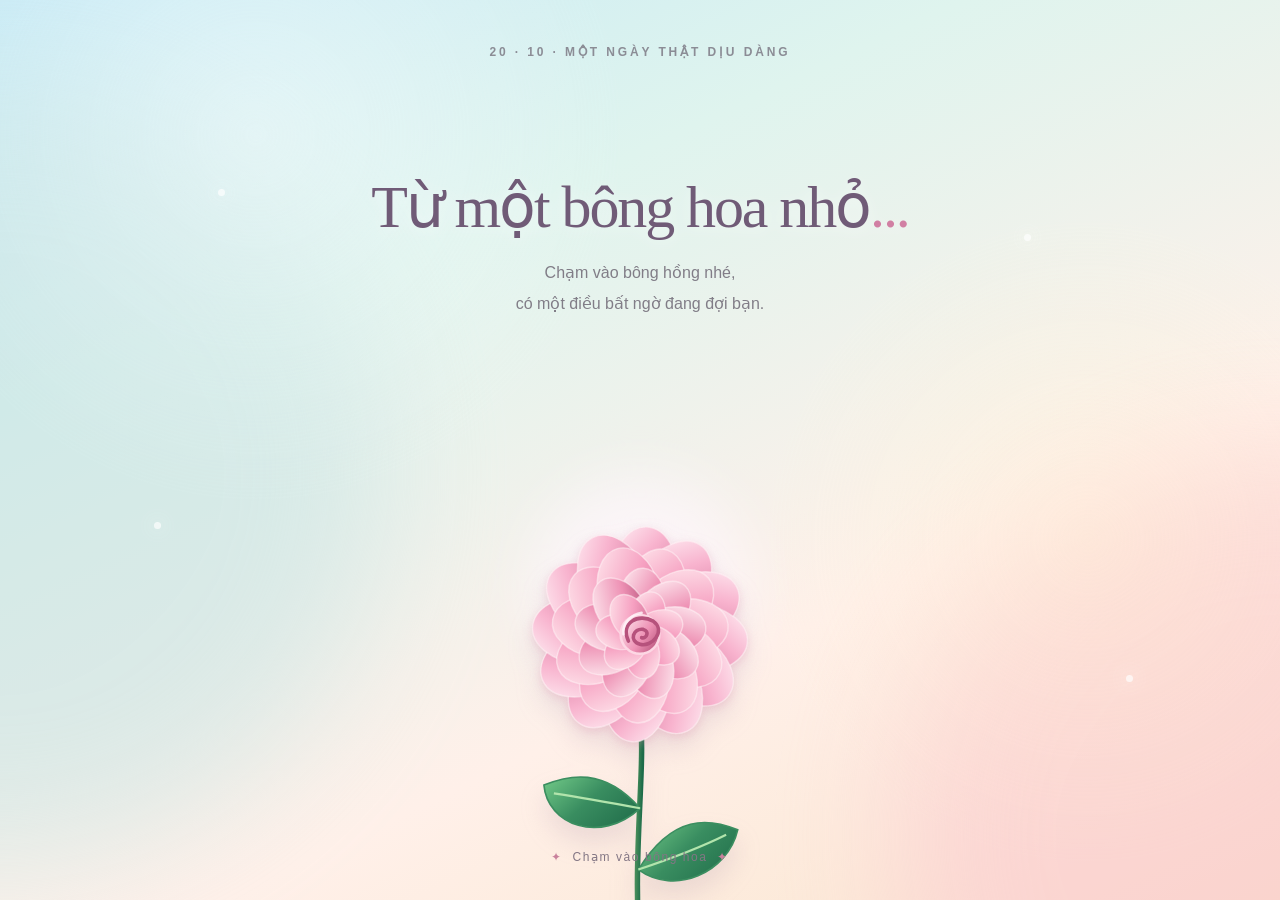
<file: index.html>
<!DOCTYPE html>
<html lang="vi">
<head>
  <meta charset="UTF-8" />
  <meta name="viewport" content="width=device-width, initial-scale=1, viewport-fit=cover" />
  <meta name="theme-color" content="#d9eff1" />
  <meta name="description" content="Một bông hoa nhỏ, một khu vườn thương và lời chúc 20/10 dành cho bạn." />
  <title>Một vườn hoa dành tặng bạn 🌷</title>
  <link rel="stylesheet" href="style.css" />
  <script src="script.js" defer></script>
</head>
<body>
  <div class="backdrop" aria-hidden="true">
    <span class="glow glow--left"></span><span class="glow glow--right"></span>
    <span class="sparkle sparkle--1"></span><span class="sparkle sparkle--2"></span>
    <span class="sparkle sparkle--3"></span><span class="sparkle sparkle--4"></span>
  </div>

  <main class="scene" id="scene">
    <p class="overline" id="overline">20 · 10 · Một ngày thật dịu dàng</p>
    <div class="intro" id="intro">
      <h1>Từ một bông hoa nhỏ<span class="ellipsis">...</span></h1>
      <p>Chạm vào bông hồng nhé,<br />có một điều bất ngờ đang đợi bạn.</p>
    </div>

    <button class="first-rose" id="firstRose" type="button" aria-label="Chạm để mở khu vườn hoa và bức thư" title="Chạm vào bông hoa">
      <span class="first-rose__art" id="firstRoseArt" aria-hidden="true"></span>
      <span class="first-rose__halo" aria-hidden="true"></span>
    </button>
    <p class="tap-hint" id="tapHint"><span aria-hidden="true">✦</span> Chạm vào bông hoa <span aria-hidden="true">✦</span></p>
    <div class="garden" id="garden" aria-hidden="true"></div>
    <div class="falling-petals" id="fallingPetals" aria-hidden="true"></div>

    <p class="garden-quote" id="gardenQuote" aria-hidden="true">Từ một bông hoa, cả khu vườn đang thức giấc...</p>
  </main>

  <section class="letter-overlay" id="letterOverlay" role="dialog" aria-label="Thư chúc mừng ngày 20 tháng 10" aria-modal="true" aria-hidden="true">
    <button class="envelope" id="envelope" type="button" aria-label="Mở bức thư">
      <span class="envelope__back"></span>
      <span class="envelope__flap"></span>
      <span class="envelope__front"></span>
      <span class="envelope__seal">♥</span>
      <span class="envelope__note">Có thư gửi bạn!</span>
    </button>

    <article class="letter" id="letter" aria-hidden="true">
      <span class="letter__corner letter__corner--left" aria-hidden="true">✿</span>
      <span class="letter__corner letter__corner--right" aria-hidden="true">✿</span>
      <div class="letter__stamp" aria-hidden="true">💌</div>
      <p class="letter__eyebrow">MỘT LỜI CHÚC NHỎ · 20/10</p>
      <h2 id="letterTitle">Gửi bạn, cô gái tuyệt vời!</h2>
      <div class="letter__divider"><span>♡</span></div>
      <p class="letter__message" id="letterMessage">Chúc bạn ngày 20/10 thật vui vẻ, luôn xinh đẹp, rạng rỡ và được yêu thương theo cách mà bạn xứng đáng. Mong mỗi ngày của bạn đều có những niềm vui nho nhỏ, những nụ cười thật tươi và thật nhiều điều tốt đẹp ghé thăm! 🌷</p>
      <p class="letter__closing">Người gửi,</p>
      <p class="letter__signature" id="letterSignature">Duy Đạt - 1 người bạn cũ ♡</p>
      <button class="again-button" id="againButton" type="button">↻ Xem lại khu vườn</button>
    </article>
  </section>

  <noscript><p class="noscript">Trang web cần bật JavaScript để hoa nở và mở bức thư.</p></noscript>
</body>
</html>
</file>
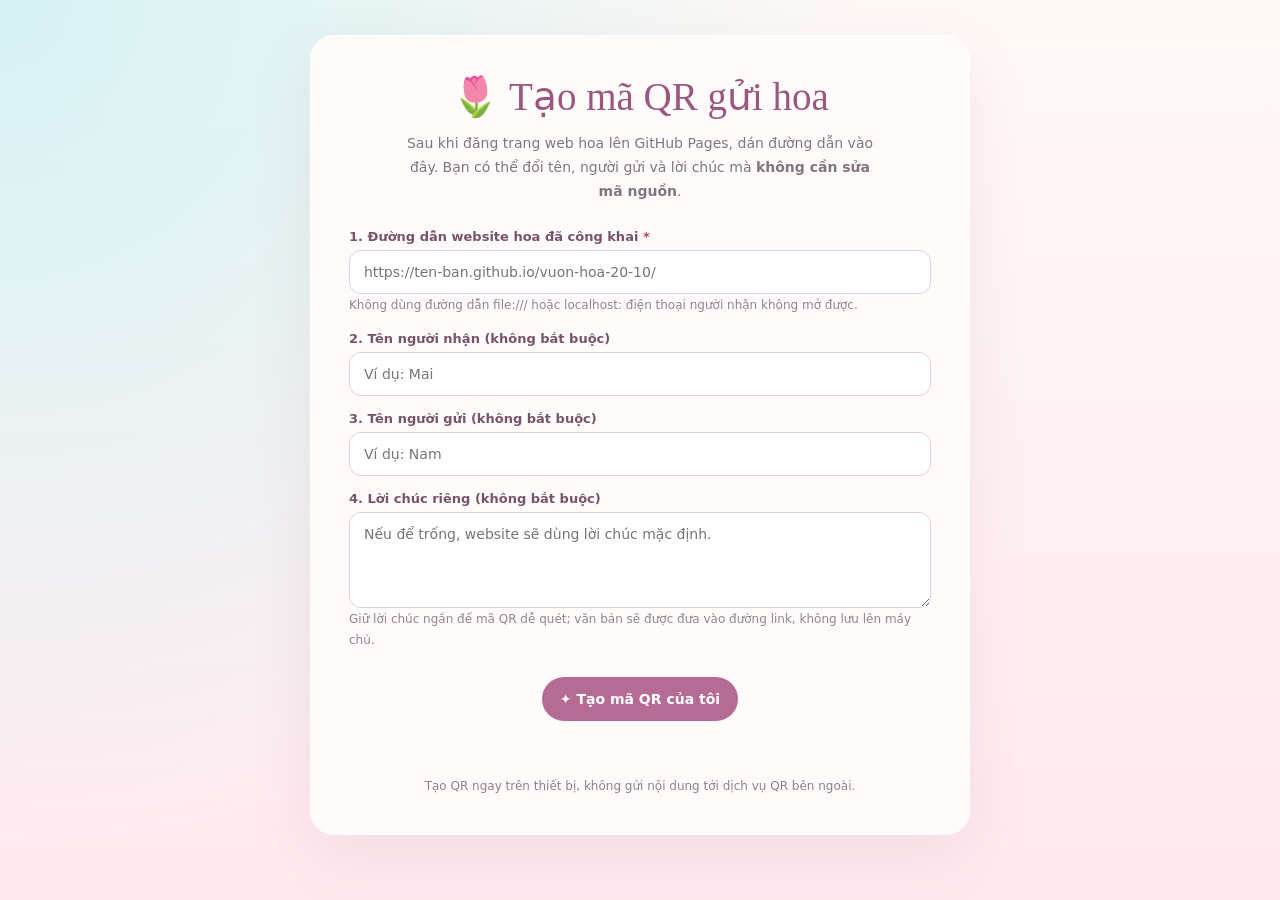
<file: tao-ma-qr.html>
<!DOCTYPE html>
<html lang="vi">
<head>
  <meta charset="UTF-8" />
  <meta name="viewport" content="width=device-width, initial-scale=1" />
  <title>Tạo mã QR cho khu vườn hoa 20/10</title>
  <style>
    :root{font-family:system-ui,-apple-system,"Segoe UI",sans-serif;background:#fff8f6;color:#543b51}
    *{box-sizing:border-box}
    body{margin:0;min-height:100vh;background:radial-gradient(circle at top left,#d5f1f3,transparent 55%),linear-gradient(#fff9f6,#ffe9ef);padding:35px 15px}
    .container{width:min(660px,100%);margin:auto;background:#fffcfbed;border:1px solid #fff;border-radius:24px;padding:clamp(20px,4vw,38px);box-shadow:0 20px 65px #79546b18}
    h1{text-align:center;font-family:Georgia,serif;font-size:clamp(27px,5vw,39px);font-weight:500;color:#9b5780;margin:0 0 12px}
    .subtitle{text-align:center;color:#827582;line-height:1.7;font-size:14px;margin:0 auto 26px;max-width:480px}
    label{display:block;margin:15px 0 6px;font-size:13px;font-weight:650;color:#775469}
    input,textarea{display:block;width:100%;font:inherit;font-size:14px;border:1px solid #edcbd9;background:white;border-radius:12px;padding:13px 14px;outline:0;color:#4e394d}
    input:focus,textarea:focus{border-color:#bc7ca4;box-shadow:0 0 0 3px #f5dfe9}
    textarea{min-height:96px;resize:vertical}
    .hint{font-size:12px;color:#94828e;line-height:1.7}
    button,.download{border:0;background:#b66b94;color:white;font:inherit;font-size:14px;font-weight:650;padding:14px 18px;border-radius:999px;cursor:pointer;text-align:center;text-decoration:none}
    button:hover,.download:hover{background:#9b4e78}
    button.secondary{background:#eec9da;color:#834c6c}
    .actions{display:flex;flex-wrap:wrap;gap:10px;justify-content:center;margin-top:26px}
    .result{display:none;border-top:1px solid #ecd6e0;margin-top:26px;padding-top:26px;text-align:center}
    .result.active{display:block}
    .result h2{font:500 25px Georgia,serif;color:#865872}
    #qrCanvas{display:block;max-width:100%;height:auto;background:white;border-radius:12px;margin:14px auto 20px;padding:10px;box-shadow:0 6px 18px #754a5815}
    #shareLink{word-break:break-all;font-size:12px;color:#856174;background:#fff4f8;padding:13px;border-radius:12px;text-align:left;margin-top:15px;user-select:all}
    .alert{font-size:13px;line-height:1.7;margin-top:15px;color:#ac446c;min-height:1.5em}
    .badge{display:inline-block;border-radius:99px;background:#edf7f2;color:#49826d;font-size:12px;padding:6px 13px;margin-top:12px}
    .foot{color:#907f8b;text-align:center;font-size:12px;margin:22px auto 0;line-height:1.6}
  </style>
</head>
<body>
  <main class="container">
    <h1>🌷 Tạo mã QR gửi hoa</h1>
    <p class="subtitle">Sau khi đăng trang web hoa lên GitHub Pages, dán đường dẫn vào đây. Bạn có thể đổi tên, người gửi và lời chúc mà <strong>không cần sửa mã nguồn</strong>.</p>
    <form id="qrForm">
      <label for="siteUrl">1. Đường dẫn website hoa đã công khai <span style="color:#bc4269">*</span></label>
      <input id="siteUrl" type="url" placeholder="https://ten-ban.github.io/vuon-hoa-20-10/" required />
      <span class="hint">Không dùng đường dẫn file:/// hoặc localhost: điện thoại người nhận không mở được.</span>
      <label for="recipient">2. Tên người nhận (không bắt buộc)</label>
      <input id="recipient" type="text" maxlength="70" placeholder="Ví dụ: Mai" />
      <label for="sender">3. Tên người gửi (không bắt buộc)</label>
      <input id="sender" type="text" maxlength="70" placeholder="Ví dụ: Nam" />
      <label for="message">4. Lời chúc riêng (không bắt buộc)</label>
      <textarea id="message" maxlength="350" placeholder="Nếu để trống, website sẽ dùng lời chúc mặc định."></textarea>
      <span class="hint">Giữ lời chúc ngắn để mã QR dễ quét; văn bản sẽ được đưa vào đường link, không lưu lên máy chủ.</span>
      <div class="actions"><button type="submit">✦ Tạo mã QR của tôi</button></div>
      <p id="error" class="alert" role="alert"></p>
    </form>
    <section class="result" id="result" aria-live="polite">
      <h2>Một khu vườn dành cho bạn ♡</h2>
      <span class="badge">QR đã sẵn sàng</span>
      <canvas id="qrCanvas" aria-label="Mã QR dẫn tới trang web hoa"></canvas>
      <div class="actions">
        <a class="download" id="downloadQR" download="ma-qr-hoa-20-10.png" href="#">↓ Tải ảnh QR</a>
        <button class="secondary" type="button" id="copyLink">Sao chép đường link</button>
      </div>
      <p class="hint">Nên thử quét bằng điện thoại khác trước khi gửi tặng.</p>
      <p id="shareLink"></p>
    </section>
    <p class="foot">Tạo QR ngay trên thiết bị, không gửi nội dung tới dịch vụ QR bên ngoài.</p>
  </main>
  <script src="qr-core.js"></script>
  <script>
    "use strict";
    const form = document.getElementById('qrForm');
    const canvas = document.getElementById('qrCanvas');
    const errorElement = document.getElementById('error');
    let generatedLink = '';
    // Can reuse the host site URL if the QR maker is also uploaded to GitHub Pages.
    if (location.protocol === 'https:' && !location.hostname.endsWith('localhost')) {
      document.getElementById('siteUrl').value = new URL('index.html', location.href).href;
    }
    form.addEventListener('submit', (event) => {
      event.preventDefault();
      errorElement.textContent = '';
      document.getElementById('result').classList.remove('active');
      try {
        const website = new URL(document.getElementById('siteUrl').value.trim());
        if (!['http:', 'https:'].includes(website.protocol) || website.hostname === 'localhost' || website.hostname === '127.0.0.1') {
          throw new Error('Bạn cần đường dẫn website thật trên Internet, không phải localhost.');
        }
        website.hash = '';
        for (const key of ['ten','tu','loi']) website.searchParams.delete(key);
        const ten = document.getElementById('recipient').value.trim();
        const tu = document.getElementById('sender').value.trim();
        const loi = document.getElementById('message').value.trim();
        if (ten) website.searchParams.set('ten', ten);
        if (tu) website.searchParams.set('tu', tu);
        if (loi) website.searchParams.set('loi', loi);
        generatedLink = website.href;
        const qrcode = new QRCore(-1, 0); // Tự chọn kích thước; sửa lỗi cấp M.
        qrcode.addData(generatedLink);
        qrcode.make();
        const n = qrcode.getModuleCount();
        const quietZone = 4;
        const scale = Math.max(4, Math.floor(720 / (n + quietZone * 2)));
        const side = (n + quietZone * 2) * scale;
        canvas.width = side;
        canvas.height = side;
        const ctx = canvas.getContext('2d');
        ctx.imageSmoothingEnabled = false;
        ctx.fillStyle = '#fff'; ctx.fillRect(0,0,side,side);
        ctx.fillStyle = '#25202b';
        for (let row = 0; row < n; row++) {
          for (let col = 0; col < n; col++) {
            if (qrcode.isDark(row,col)) {
              ctx.fillRect((col + quietZone) * scale,(row + quietZone) * scale,scale,scale);
            }
          }
        }
        document.getElementById('shareLink').textContent = generatedLink;
        document.getElementById('downloadQR').href = canvas.toDataURL('image/png');
        document.getElementById('result').classList.add('active');
        document.getElementById('result').scrollIntoView({behavior:'smooth',block:'start'});
      } catch (err) {
        errorElement.textContent = 'Không tạo được mã QR: ' + (err.message || 'Vui lòng kiểm tra đường dẫn và rút ngắn lời chúc.');
      }
    });
    document.getElementById('copyLink').addEventListener('click', async () => {
      if (!generatedLink) return;
      try { await navigator.clipboard.writeText(generatedLink); alert('Đã sao chép đường link!'); }
      catch (_) { prompt('Sao chép đường link này:', generatedLink); }
    });
  </script>
</body>
</html>
</file>
<file: style.css>
:root {
  font-family: "Segoe UI", "Helvetica Neue", Arial, sans-serif;
  color: #644f61;
  background: #edf6f3;
  -webkit-tap-highlight-color: transparent;
}
* { box-sizing: border-box; }
html, body { min-height: 100%; margin: 0; }
body { overflow: hidden; overscroll-behavior: none; }
button { font: inherit; }
button:focus-visible { outline: 3px solid #bd5484; outline-offset: 5px; }
.backdrop {
  position: fixed; inset: 0; z-index: -1; overflow: hidden;
  background: linear-gradient(155deg, #c7eaf5 0%, #dff4ee 30%, #fff0e9 67%, #fae5cd 100%);
}
.backdrop::after {
  content: ""; position: absolute; inset: 0; opacity: .48;
  background: radial-gradient(circle at 20% 15%, #ffffffcc 0, transparent 29%),
              radial-gradient(circle at 85% 60%, #fff7d0ab 0, transparent 27%);
}
.glow { position: absolute; width: 60vmax; height: 60vmax; border-radius: 50%; filter: blur(65px); opacity: .48; animation: floatGlow 12s ease-in-out infinite alternate; }
.glow--left { left: -30vmax; top: 10%; background: #c4e1e2; }
.glow--right { right: -30vmax; bottom: -25vmax; background: #fbc2cf; animation-delay: -5s; }
.sparkle { position: absolute; z-index: 1; width: 7px; height: 7px; border-radius: 50%; background: white; box-shadow: 0 0 17px #fff; opacity: .7; animation: twinkle 4s ease-in-out infinite; }
.sparkle--1 { left: 17%; top: 21%; animation-delay: -.7s; }
.sparkle--2 { left: 80%; top: 26%; animation-delay: -1.8s; }
.sparkle--3 { left: 12%; top: 58%; animation-delay: -3s; }
.sparkle--4 { left: 88%; top: 75%; animation-delay: -2.2s; }
.scene { position: relative; height: 100vh; height: 100dvh; isolation: isolate; overflow: hidden; }
.overline { position: absolute; top: clamp(25px, 5vh, 52px); left: 0; width: 100%; margin: 0; text-align: center; letter-spacing: .24em; text-transform: uppercase; font-size: clamp(9px, 1.5vw, 12px); font-weight: 600; color: #8b8c95; z-index: 4; transition: opacity 650ms ease; }
.intro { position: absolute; top: clamp(116px, 19vh, 220px); left: 6%; width: 88%; text-align: center; z-index: 5; transition: opacity 900ms ease, transform 900ms ease; }
h1, h2 { font-family: Georgia, "Times New Roman", serif; font-weight: 500; }
.intro h1 { font-size: clamp(29px, 5.2vw, 60px); color: #705b77; margin: 0 0 15px; letter-spacing: -.035em; text-shadow: 0 3px 16px #ffffff80; }
.ellipsis { color: #d17fa3; }
.intro p { font-size: clamp(13px, 1.45vw, 16px); line-height: 1.95; color: #817d87; margin: 0; }
.first-rose {
  display: block; position: absolute; z-index: 7; border: 0; background: none;
  width: clamp(180px, 22vw, 265px); height: clamp(370px, 61vh, 540px);
  left: 50%; bottom: -13%; transform: translateX(-50%);
  padding: 0; cursor: pointer; transform-origin: center bottom;
  animation: initialSway 5s ease-in-out infinite;
  transition: opacity 700ms ease, filter 700ms ease;
}
.first-rose__art { display: block; position: absolute; inset: 0; z-index: 2; filter: drop-shadow(0 15px 12px #af92a936); }
.first-rose__art svg { height: 100%; width: 100%; display: block; overflow: visible; }
.first-rose__halo { position: absolute; z-index: 1; top: 0; left: 9%; width: 82%; aspect-ratio: 1; border-radius: 50%; background: #fff8ffa6; filter: blur(30px); animation: breathe 3.4s ease-in-out infinite; }
.first-rose:hover .first-rose__art, .first-rose:focus-visible .first-rose__art { filter: drop-shadow(0 11px 24px #e59bbb9e); }
.tap-hint { position: absolute; z-index: 7; bottom: clamp(22px, 4vh, 50px); margin: 0; width: 100%; text-align: center; color: #837684; font-size: 12px; letter-spacing: .13em; animation: hintPulse 2.6s ease-in-out infinite; pointer-events: none; transition: opacity 450ms ease; }
.tap-hint span { color: #c9819c; padding: 0 5px; }
.garden { position: absolute; inset: 0; pointer-events: none; z-index: 3; }
.flower { position: absolute; bottom: var(--bottom); left: var(--left); width: var(--width); aspect-ratio: 160 / 280; transform-origin: center bottom; opacity: 0; transform: translateY(95px) scale(.16) rotate(var(--tilt)); animation: flowerRise 1.6s cubic-bezier(.18,.75,.18,1) forwards; animation-delay: var(--delay); filter: drop-shadow(0 7px 7px #56846522); }
.flower svg { width: 100%; height: 100%; overflow: visible; }
.flower .flower-head { transform-origin: 80px 72px; animation: flowerBob var(--sway-duration) ease-in-out infinite alternate; animation-delay: var(--sway-delay); }
.garden-quote { position: absolute; left: 5%; width: 90%; top: 23%; font-family: Georgia, serif; color: #765c78; font-size: clamp(20px, 4vw, 36px); line-height: 1.5; text-align: center; opacity: 0; transform: translateY(12px); pointer-events: none; z-index: 4; transition: opacity 1s, transform 1s; }
.falling-petals { position: absolute; inset: 0; z-index: 6; pointer-events: none; }
.petal-particle { position: absolute; top: -10%; left: var(--x); width: var(--size); height: calc(var(--size) * 1.35); background: var(--petal-color); border-radius: 90% 0 90% 20%; opacity: 0; filter: drop-shadow(0 2px 2px #d585ab33); transform: rotate(45deg); animation: petalFall var(--duration) linear var(--delay) infinite; }
.is-blooming .intro { opacity: 0; transform: translateY(-30px); pointer-events: none; }
.is-blooming .first-rose { opacity: 0; pointer-events: none; animation: none; }
.is-blooming .tap-hint { opacity: 0; }
.is-blooming .garden-quote { opacity: 1; transform: translateY(0); transition-delay: 1s; }
.is-letter-visible .garden-quote { opacity: 0; transition-delay: 0s; }
.is-letter-visible .overline { opacity: .15; }
.letter-overlay { position: fixed; inset: 0; display: flex; align-items: center; justify-content: center; z-index: 50; background: #5e4c6444; backdrop-filter: blur(0px); -webkit-backdrop-filter: blur(0px); opacity: 0; visibility: hidden; pointer-events: none; transition: opacity 800ms ease, visibility 800ms ease, backdrop-filter 800ms ease; padding: 18px; }
.is-letter-visible .letter-overlay { opacity: 1; visibility: visible; pointer-events: auto; backdrop-filter: blur(5px); -webkit-backdrop-filter: blur(5px); }
.envelope { position: absolute; width: min(310px, 78vw); aspect-ratio: 1.55; border: 0; padding: 0; background: none; cursor: pointer; filter: drop-shadow(0 23px 22px #7357673e); animation: envelopeFloat 2.2s ease-in-out infinite; transition: transform 550ms ease, opacity 600ms ease; }
.envelope__back { position: absolute; inset: 0; border-radius: 9px; background: #f7c7d6; }
.envelope__flap { position: absolute; z-index: 3; inset: 0; background: #fbdce1; clip-path: polygon(0 0, 100% 0, 50% 55%); transform-origin: center top; transition: transform .6s ease; }
.envelope__front { position: absolute; z-index: 4; inset: 0; background: linear-gradient(115deg,#f9e8e7,#edb7c8); clip-path: polygon(0 0, 50% 55%, 100% 0, 100% 100%, 0 100%); border-radius: 0 0 8px 8px; }
.envelope__seal { position: absolute; z-index: 5; top: 42%; left: 43%; width: 14%; aspect-ratio: 1; border-radius: 50%; background: #d67b9b; box-shadow: 0 2px 5px #a35c7050; color: #fff6f7; font-size: 20px; display: grid; place-items: center; }
.envelope__note { position: absolute; top: calc(100% + 22px); left: 0; width: 100%; font-family: Georgia, serif; font-size: 20px; color: white; text-shadow: 0 2px 9px #7755667a; }
.is-opening .envelope__flap { transform: rotateX(170deg); }
.is-open .envelope { opacity: 0; transform: translateY(50px) scale(.65); pointer-events: none; animation: none; }
.letter { width: min(490px, 100%); max-height: min(86dvh, 760px); overflow-y: auto; overflow-x: hidden; position: relative; background: linear-gradient(147deg,#fffdf9 0%,#fff8f4 76%,#fef0eb 100%); border: 1px solid #fff; border-radius: 14px; padding: clamp(28px, 5vh, 47px) clamp(24px, 6vw, 46px) 28px; box-shadow: 0 28px 75px #60425a4b, inset 0 0 60px #fff8fb; text-align: center; opacity: 0; visibility: hidden; transform: translateY(34px) scale(.88) rotate(-2deg); transition: opacity 850ms ease, transform 850ms cubic-bezier(.16,.87,.31,1.1), visibility 850ms; scrollbar-width: thin; }
.is-open .letter { opacity: 1; visibility: visible; transform: translateY(0) scale(1) rotate(0); }
.letter::before { content: ""; position: absolute; inset: 11px; border: 1px solid #eccbd6; border-radius: 9px; opacity: .75; pointer-events: none; }
.letter__corner { position: absolute; top: 4px; color: #db9eb8; font-size: 34px; }
.letter__corner--left { left: 13px; }
.letter__corner--right { right: 13px; }
.letter__stamp { font-size: 35px; margin-bottom: 13px; }
.letter__eyebrow { color: #b9859a; font-size: 10px; font-weight: 700; letter-spacing: .25em; margin: 0 0 20px; }
.letter h2 { font-size: clamp(26px, 4.8vw, 37px); line-height: 1.25; font-weight: 500; color: #865671; margin: 0; }
.letter__divider { margin: 17px auto 19px; display: flex; align-items: center; justify-content: center; gap: 14px; color: #dca3b5; }
.letter__divider::before, .letter__divider::after { content: ""; width: 63px; height: 1px; background: #e9bdca; }
.letter__message { font-family: Georgia, "Times New Roman", serif; font-size: clamp(16px, 3.2vw, 19px); line-height: 1.85; color: #695b68; white-space: pre-line; margin: 0 auto 23px; }
.letter__closing { font-family: Georgia,serif; font-size: 17px; font-style: italic; color: #a66b86; margin: 0 0 6px; }
.letter__signature { font-family: Georgia,serif; font-size: 19px; font-style: italic; color: #a65c83; margin: 0 0 28px; }
.again-button { border: 1px solid #deb1c4; background: #fce7ed; color: #945b78; font-size: 12px; font-weight: 600; letter-spacing: .035em; padding: 12px 20px; border-radius: 999px; cursor: pointer; transition: transform 200ms, background 200ms; }
.again-button:hover { transform: translateY(-2px); background: #f9d8e5; }
.noscript { position: fixed; bottom: 0; background: #fff; padding: 12px; left: 0; width: 100%; text-align: center; z-index: 100; }
@keyframes initialSway { 0%,100% { transform: translateX(-50%) rotate(-2deg); } 50% { transform: translateX(-50%) rotate(2deg); } }
@keyframes floatGlow { to { transform: translate(8vmax,-5vmax); } }
@keyframes breathe { 50% { opacity: .55; transform: scale(1.15); } }
@keyframes twinkle { 0%,100% { opacity: .25; transform: scale(.65); } 50% { opacity: 1; transform: scale(1.35); } }
@keyframes hintPulse { 50% { opacity: .48; } }
@keyframes flowerRise { 0% { opacity: 0; transform: translateY(95px) scale(.14) rotate(var(--tilt)); } 70% { opacity: 1; } 100% { opacity: 1; transform: translateY(0) scale(1) rotate(var(--tilt)); } }
@keyframes flowerBob { from { transform: rotate(-3deg); } to { transform: rotate(3deg); } }
@keyframes petalFall { 0% { opacity: 0; transform: translate3d(0,-20px,0) rotate(0); } 6% { opacity: .85; } 93% { opacity: .8; } 100% { opacity: 0; transform: translate3d(var(--wind),112dvh,0) rotate(780deg); } }
@keyframes envelopeFloat { 50% { transform: translateY(-11px); } }
@media (max-width: 600px) {
  .intro { top: 17.5%; }
  .intro h1 { font-size: clamp(27px, 7vw, 39px); margin-bottom: 12px; }
  .first-rose { width: min(55vw, 255px); height: min(53vh, 460px); bottom: -8%; }
  .garden-quote { top: 20%; font-size: 23px; }
  .letter { max-height: 83dvh; }
}
@media (max-height: 620px) { .intro { top: 15%; } .first-rose { height: 55vh; bottom: -12%; } .letter { max-height: 91dvh; } }
@media (prefers-reduced-motion: reduce) { .glow,.sparkle,.first-rose,.tap-hint,.flower .flower-head { animation: none !important; } .flower { animation-duration: .15s; } .petal-particle { display: none; } }
</file>
